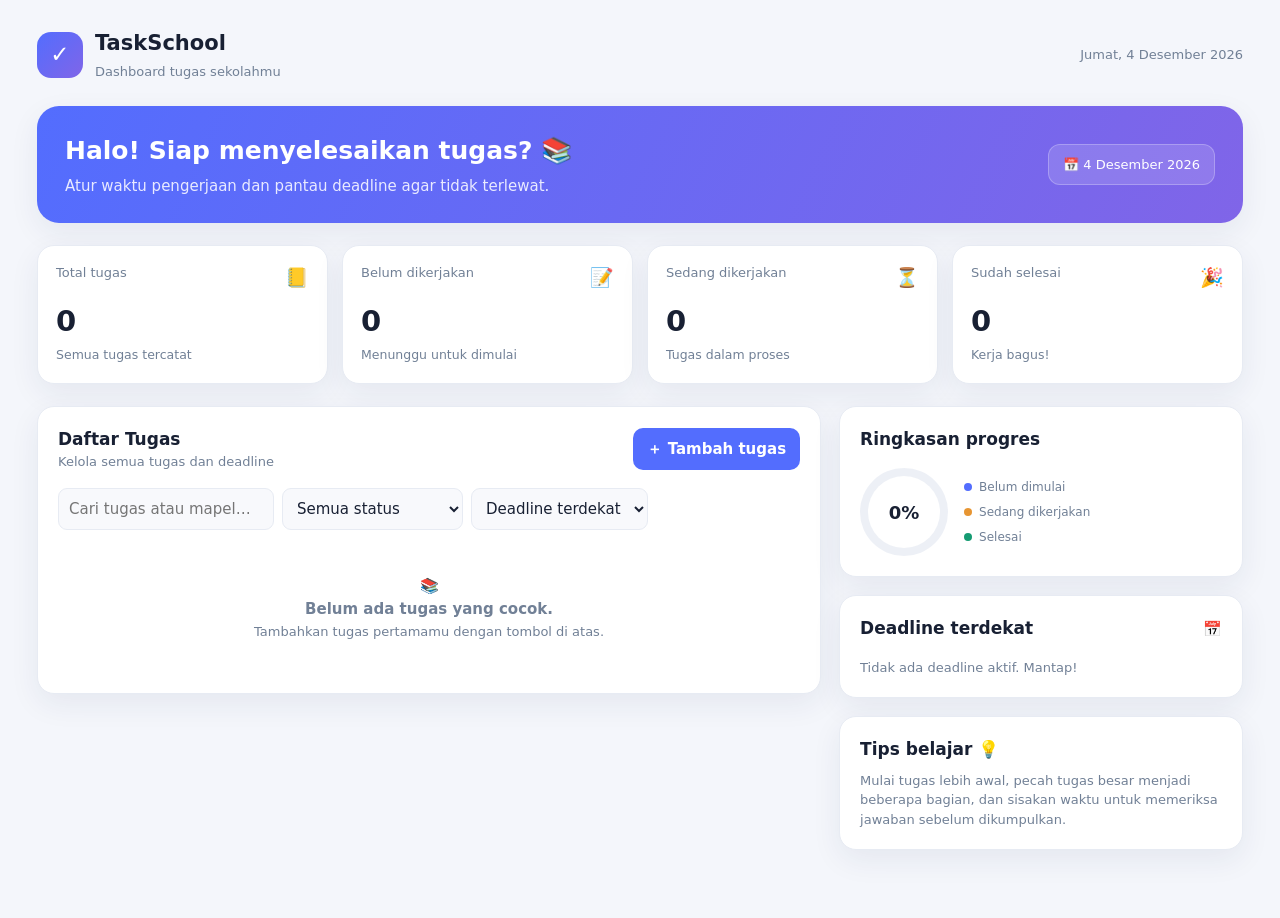
<file: templates/taskschool_dashboard.html>
<!DOCTYPE html>
<html lang="id">
<head>
<meta charset="UTF-8">
<meta name="viewport" content="width=device-width, initial-scale=1.0">
<title>TaskSchool — Dashboard Tugas</title>
<style>
:root{--bg:#f4f6fb;--card:#fff;--ink:#182033;--muted:#718096;--line:#e7ebf3;--blue:#536dfe;--purple:#8065e8;--green:#159b72;--orange:#e79532;--red:#df5663;--shadow:0 10px 30px rgba(34,48,80,.07)}
*{box-sizing:border-box}body{margin:0;background:var(--bg);color:var(--ink);font:15px/1.5 Inter,system-ui,-apple-system,Segoe UI,sans-serif}
.app{max-width:1250px;margin:auto;padding:28px 22px 50px}.top{display:flex;justify-content:space-between;align-items:center;gap:16px;margin-bottom:25px}.brand{display:flex;align-items:center;gap:12px}.logo{width:46px;height:46px;border-radius:14px;background:linear-gradient(135deg,var(--blue),var(--purple));display:grid;place-items:center;color:white;font-size:23px}.brand h1{font-size:21px;margin:0}.brand p{margin:2px 0 0;color:var(--muted);font-size:13px}.today{color:var(--muted);font-size:13px;text-align:right}
.welcome{background:linear-gradient(115deg,#536dfe,#8065e8);color:white;border-radius:22px;padding:26px 28px;margin-bottom:22px;display:flex;justify-content:space-between;align-items:center;gap:18px;box-shadow:var(--shadow)}.welcome h2{font-size:25px;margin:0 0 5px}.welcome p{margin:0;color:#e9eaff}.welcome .date-pill{background:#ffffff24;padding:10px 14px;border:1px solid #ffffff40;border-radius:12px;white-space:nowrap;font-size:13px}
.stats{display:grid;grid-template-columns:repeat(4,1fr);gap:14px;margin-bottom:22px}.stat,.panel{background:var(--card);border:1px solid var(--line);border-radius:17px;box-shadow:var(--shadow)}.stat{padding:17px 18px}.stat-top{display:flex;justify-content:space-between;color:var(--muted);font-size:13px}.stat-icon{font-size:19px}.stat strong{display:block;font-size:29px;margin-top:8px}.stat small{color:var(--muted)}
.layout{display:grid;grid-template-columns:minmax(0,1.65fr) minmax(280px,.85fr);gap:18px}.panel{padding:20px;margin-bottom:18px}.panel-head{display:flex;justify-content:space-between;align-items:center;gap:10px;margin-bottom:16px}.panel h3{font-size:17px;margin:0}.muted{color:var(--muted);font-size:13px}
button,input,select,textarea{font:inherit}button{cursor:pointer;border:0;border-radius:10px;padding:10px 14px;font-weight:650}.primary{background:var(--blue);color:white}.soft{background:#eef1ff;color:var(--blue)}.danger{background:#fff0f1;color:var(--red)}.filters{display:flex;gap:8px;flex-wrap:wrap;margin-bottom:15px}.filters select,.filters input{background:#f8f9fc;border:1px solid var(--line);border-radius:9px;padding:9px 10px;color:var(--ink);min-width:0}
.task-list{display:grid;gap:10px}.task{border:1px solid var(--line);border-radius:13px;padding:14px;display:grid;grid-template-columns:1fr auto;gap:12px}.task-title{font-weight:700;margin-bottom:5px}.task-meta{display:flex;gap:9px;flex-wrap:wrap;color:var(--muted);font-size:12px}.tag{font-size:11px;font-weight:700;border-radius:30px;padding:4px 9px;display:inline-block}.tag.todo{background:#eef1ff;color:#536dfe}.tag.progress{background:#fff4e5;color:#b97819}.tag.done{background:#e7f8f1;color:#13845f}.tag.late{background:#fff0f1;color:#d34b59}.task-actions{display:flex;align-items:center;gap:6px}.icon-btn{padding:7px 9px;background:#f4f6fa;color:#526078}.empty{text-align:center;padding:30px 12px;color:var(--muted)}.progress-track{height:8px;background:#edf0f6;border-radius:20px;overflow:hidden;margin-top:8px}.progress-fill{height:100%;background:linear-gradient(90deg,var(--blue),var(--purple));border-radius:20px}
.upcoming{display:grid;gap:12px}.up-item{border-left:3px solid var(--blue);padding:2px 0 2px 11px}.up-item strong{font-size:13px;display:block}.up-item span{font-size:12px;color:var(--muted)}.progress-summary{display:flex;align-items:center;gap:16px}.ring{width:88px;height:88px;border-radius:50%;display:grid;place-items:center;background:conic-gradient(var(--blue) var(--pct),#edf0f6 0);position:relative;flex:none}.ring:before{content:"";position:absolute;inset:8px;border-radius:50%;background:white}.ring b{position:relative;font-size:18px}.legend{display:grid;gap:7px;font-size:12px;color:var(--muted)}.legend i{display:inline-block;width:8px;height:8px;border-radius:50%;margin-right:7px}
.modal{position:fixed;inset:0;background:#17203380;display:none;place-items:center;padding:18px;z-index:5}.modal.show{display:grid}.dialog{background:white;border-radius:18px;padding:22px;width:min(100%,510px);max-height:92vh;overflow:auto;box-shadow:0 20px 70px #0003}.dialog h2{margin:0 0 17px;font-size:20px}.form-grid{display:grid;grid-template-columns:1fr 1fr;gap:12px}.field{display:grid;gap:5px}.field.full{grid-column:1/-1}.field label{font-size:12px;font-weight:700;color:#58647a}.field input,.field select,.field textarea{width:100%;border:1px solid var(--line);background:#fafbfe;border-radius:9px;padding:10px;color:var(--ink)}.dialog-actions{display:flex;justify-content:flex-end;gap:8px;margin-top:18px}.toast{position:fixed;bottom:20px;left:50%;transform:translateX(-50%);background:#202b40;color:white;padding:11px 17px;border-radius:10px;display:none;z-index:10}
@media(max-width:850px){.stats{grid-template-columns:repeat(2,1fr)}.layout{grid-template-columns:1fr}}@media(max-width:520px){.app{padding:18px 13px 35px}.welcome{padding:21px;align-items:flex-start;flex-direction:column}.welcome h2{font-size:21px}.top{align-items:flex-start}.today{max-width:120px}.task{grid-template-columns:1fr}.task-actions{justify-content:flex-end}.form-grid{grid-template-columns:1fr}.field.full{grid-column:auto}.stat{padding:14px}.stat strong{font-size:25px}}
</style>
</head>
<body>
<div class="app">
  <header class="top">
    <div class="brand"><div class="logo">✓</div><div><h1>TaskSchool</h1><p>Dashboard tugas sekolahmu</p></div></div>
    <div class="today" id="todayText"></div>
  </header>
  <section class="welcome">
    <div><h2>Halo! Siap menyelesaikan tugas? 📚</h2><p>Atur waktu pengerjaan dan pantau deadline agar tidak terlewat.</p></div>
    <div class="date-pill" id="welcomeDate"></div>
  </section>
  <section class="stats">
    <div class="stat"><div class="stat-top">Total tugas <span class="stat-icon">📒</span></div><strong id="totalCount">0</strong><small>Semua tugas tercatat</small></div>
    <div class="stat"><div class="stat-top">Belum dikerjakan <span class="stat-icon">📝</span></div><strong id="todoCount">0</strong><small>Menunggu untuk dimulai</small></div>
    <div class="stat"><div class="stat-top">Sedang dikerjakan <span class="stat-icon">⏳</span></div><strong id="progressCount">0</strong><small>Tugas dalam proses</small></div>
    <div class="stat"><div class="stat-top">Sudah selesai <span class="stat-icon">🎉</span></div><strong id="doneCount">0</strong><small>Kerja bagus!</small></div>
  </section>
  <div class="layout">
    <main>
      <section class="panel">
        <div class="panel-head"><div><h3>Daftar Tugas</h3><div class="muted">Kelola semua tugas dan deadline</div></div><button class="primary" id="addBtn">＋ Tambah tugas</button></div>
        <div class="filters">
          <input id="searchInput" type="search" placeholder="Cari tugas atau mapel…" aria-label="Cari tugas"/>
          <select id="statusFilter" aria-label="Filter status"><option value="all">Semua status</option><option value="Belum dimulai">Belum dimulai</option><option value="Sedang dikerjakan">Sedang dikerjakan</option><option value="Selesai">Selesai</option></select>
          <select id="sortFilter" aria-label="Urutkan"><option value="deadline">Deadline terdekat</option><option value="start">Tanggal mulai</option><option value="name">Nama tugas</option></select>
        </div>
        <div class="task-list" id="taskList"></div>
      </section>
    </main>
    <aside>
      <section class="panel">
        <div class="panel-head"><h3>Ringkasan progres</h3></div>
        <div class="progress-summary"><div class="ring" id="progressRing" style="--pct:0%"><b id="progressPercent">0%</b></div><div class="legend"><div><i style="background:#536dfe"></i>Belum dimulai</div><div><i style="background:#e79532"></i>Sedang dikerjakan</div><div><i style="background:#159b72"></i>Selesai</div></div></div>
      </section>
      <section class="panel">
        <div class="panel-head"><h3>Deadline terdekat</h3><span>📅</span></div>
        <div class="upcoming" id="upcomingList"></div>
      </section>
      <section class="panel">
        <h3 style="margin-bottom:8px">Tips belajar 💡</h3>
        <div class="muted">Mulai tugas lebih awal, pecah tugas besar menjadi beberapa bagian, dan sisakan waktu untuk memeriksa jawaban sebelum dikumpulkan.</div>
      </section>
    </aside>
  </div>
</div>
<div class="modal" id="taskModal">
 <form class="dialog" id="taskForm">
  <h2 id="modalTitle">Tambah tugas baru</h2>
  <input type="hidden" id="taskId"/>
  <div class="form-grid">
   <div class="field full"><label for="taskName">Nama tugas *</label><input id="taskName" required maxlength="90" placeholder="Contoh: Makalah ekosistem"/></div>
   <div class="field"><label for="subject">Mata pelajaran *</label><input id="subject" required placeholder="Contoh: IPA"/></div>
   <div class="field"><label for="status">Status</label><select id="status"><option>Belum dimulai</option><option>Sedang dikerjakan</option><option>Selesai</option></select></div>
   <div class="field"><label for="startDate">Tanggal mulai pengerjaan *</label><input id="startDate" type="date" required/></div>
   <div class="field"><label for="deadline">Deadline *</label><input id="deadline" type="date" required/></div>
   <div class="field full"><label for="notes">Catatan (opsional)</label><textarea id="notes" rows="3" placeholder="Bab yang dikerjakan, link materi, dll."></textarea></div>
  </div>
  <div class="dialog-actions"><button type="button" class="soft" id="cancelBtn">Batal</button><button class="primary" type="submit">Simpan tugas</button></div>
 </form>
</div>
<div class="toast" id="toast"></div>
<script>
const $=id=>document.getElementById(id);
const STORAGE_KEY='taskschool_tasks_v1';
let tasks=[];
try{tasks=JSON.parse(localStorage.getItem(STORAGE_KEY)||'[]');if(!Array.isArray(tasks))tasks=[];}catch{tasks=[];}
const todayISO=()=>{const d=new Date();return `${d.getFullYear()}-${String(d.getMonth()+1).padStart(2,'0')}-${String(d.getDate()).padStart(2,'0')}`};
const dateObj=s=>new Date(s+'T00:00:00');
const fmt=s=>dateObj(s).toLocaleDateString('id-ID',{day:'numeric',month:'short',year:'numeric'});
const dayDiff=s=>Math.round((dateObj(s)-dateObj(todayISO()))/86400000);
const esc=s=>String(s??'').replace(/[&<>"']/g,c=>({'&':'&amp;','<':'&lt;','>':'&gt;','"':'&quot;',"'":'&#39;'}[c]));
function save(){localStorage.setItem(STORAGE_KEY,JSON.stringify(tasks));render()}
function toast(msg){$('toast').textContent=msg;$('toast').style.display='block';setTimeout(()=>$('toast').style.display='none',2200)}
function statusTag(t){if(t.status==='Selesai')return '<span class="tag done">Selesai</span>';if(dayDiff(t.deadline)<0)return '<span class="tag late">Terlambat</span>';if(t.status==='Sedang dikerjakan')return '<span class="tag progress">Sedang dikerjakan</span>';return '<span class="tag todo">Belum dimulai</span>'}
function remaining(t){if(t.status==='Selesai')return 'Sudah selesai';let n=dayDiff(t.deadline);return n<0?`Terlambat ${Math.abs(n)} hari`:n===0?'Deadline hari ini':`${n} hari lagi`}
function render(){
 const total=tasks.length,done=tasks.filter(t=>t.status==='Selesai').length,prog=tasks.filter(t=>t.status==='Sedang dikerjakan').length,todo=tasks.filter(t=>t.status==='Belum dimulai').length,pct=total?Math.round(done/total*100):0;
 $('totalCount').textContent=total;$('todoCount').textContent=todo;$('progressCount').textContent=prog;$('doneCount').textContent=done;$('progressPercent').textContent=pct+'%';$('progressRing').style.setProperty('--pct',pct+'%');
 const q=$('searchInput').value.toLowerCase(),filter=$('statusFilter').value,sort=$('sortFilter').value;
 let shown=tasks.filter(t=>(t.name+' '+t.subject+' '+(t.notes||'')).toLowerCase().includes(q)&&(filter==='all'||t.status===filter));
 shown.sort((a,b)=>sort==='name'?a.name.localeCompare(b.name):sort==='start'?a.start.localeCompare(b.start):a.deadline.localeCompare(b.deadline));
 $('taskList').innerHTML=shown.length?shown.map(t=>`<article class="task"><div><div class="task-title">${esc(t.name)}</div><div class="task-meta"><span>📘 ${esc(t.subject)}</span><span>Mulai: ${fmt(t.start)}</span><span>Deadline: ${fmt(t.deadline)}</span><span>⏱ ${remaining(t)}</span></div>${t.notes?`<div class="muted" style="margin-top:7px">${esc(t.notes)}</div>`:''}<div style="margin-top:9px">${statusTag(t)}</div></div><div class="task-actions"><button class="icon-btn" title="Ubah status" data-action="next" data-id="${t.id}">↻</button><button class="icon-btn" title="Edit" data-action="edit" data-id="${t.id}">✎</button><button class="icon-btn" title="Hapus" data-action="delete" data-id="${t.id}">🗑</button></div></article>`).join(''):'<div class="empty">📚<br><strong>Belum ada tugas yang cocok.</strong><br><span class="muted">Tambahkan tugas pertamamu dengan tombol di atas.</span></div>';
 const upcoming=tasks.filter(t=>t.status!=='Selesai').sort((a,b)=>a.deadline.localeCompare(b.deadline)).slice(0,5);
 $('upcomingList').innerHTML=upcoming.length?upcoming.map(t=>`<div class="up-item"><strong>${esc(t.name)}</strong><span>${esc(t.subject)} · ${fmt(t.deadline)} · ${remaining(t)}</span></div>`).join(''):'<div class="muted">Tidak ada deadline aktif. Mantap!</div>';
}
function openModal(t=null){$('taskForm').reset();$('taskId').value=t?.id||'';$('modalTitle').textContent=t?'Edit tugas':'Tambah tugas baru';$('taskName').value=t?.name||'';$('subject').value=t?.subject||'';$('status').value=t?.status||'Belum dimulai';$('startDate').value=t?.start||todayISO();$('deadline').value=t?.deadline||todayISO();$('notes').value=t?.notes||'';$('taskModal').classList.add('show')}
function closeModal(){$('taskModal').classList.remove('show')}
$('addBtn').onclick=()=>openModal();$('cancelBtn').onclick=closeModal;
$('taskModal').addEventListener('click',e=>{if(e.target===$('taskModal'))closeModal()});
$('taskForm').addEventListener('submit',e=>{e.preventDefault();const start=$('startDate').value,deadline=$('deadline').value;if(deadline<start){toast('Deadline tidak boleh sebelum tanggal mulai.');return}const id=$('taskId').value;const item={id:id||String(Date.now()),name:$('taskName').value.trim(),subject:$('subject').value.trim(),status:$('status').value,start,deadline,notes:$('notes').value.trim()};if(id){tasks=tasks.map(t=>t.id===id?item:t)}else tasks.push(item);save();closeModal();toast(id?'Tugas berhasil diperbarui':'Tugas berhasil ditambahkan')});
$('taskList').addEventListener('click',e=>{const b=e.target.closest('button[data-action]');if(!b)return;const t=tasks.find(x=>x.id===b.dataset.id);if(!t)return;if(b.dataset.action==='edit')openModal(t);if(b.dataset.action==='delete'){if(confirm(`Hapus tugas "${t.name}"?`)){tasks=tasks.filter(x=>x.id!==t.id);save();toast('Tugas dihapus')}}if(b.dataset.action==='next'){const states=['Belum dimulai','Sedang dikerjakan','Selesai'];t.status=states[(states.indexOf(t.status)+1)%states.length];save();toast('Status tugas diubah')}});
['searchInput','statusFilter','sortFilter'].forEach(id=>$(id).addEventListener(id==='searchInput'?'input':'change',render));
$('todayText').textContent=new Date().toLocaleDateString('id-ID',{weekday:'long',day:'numeric',month:'long',year:'numeric'});$('welcomeDate').textContent='📅 '+new Date().toLocaleDateString('id-ID',{day:'numeric',month:'long',year:'numeric'});
render();
</script>
</body>
</html>
</file>
